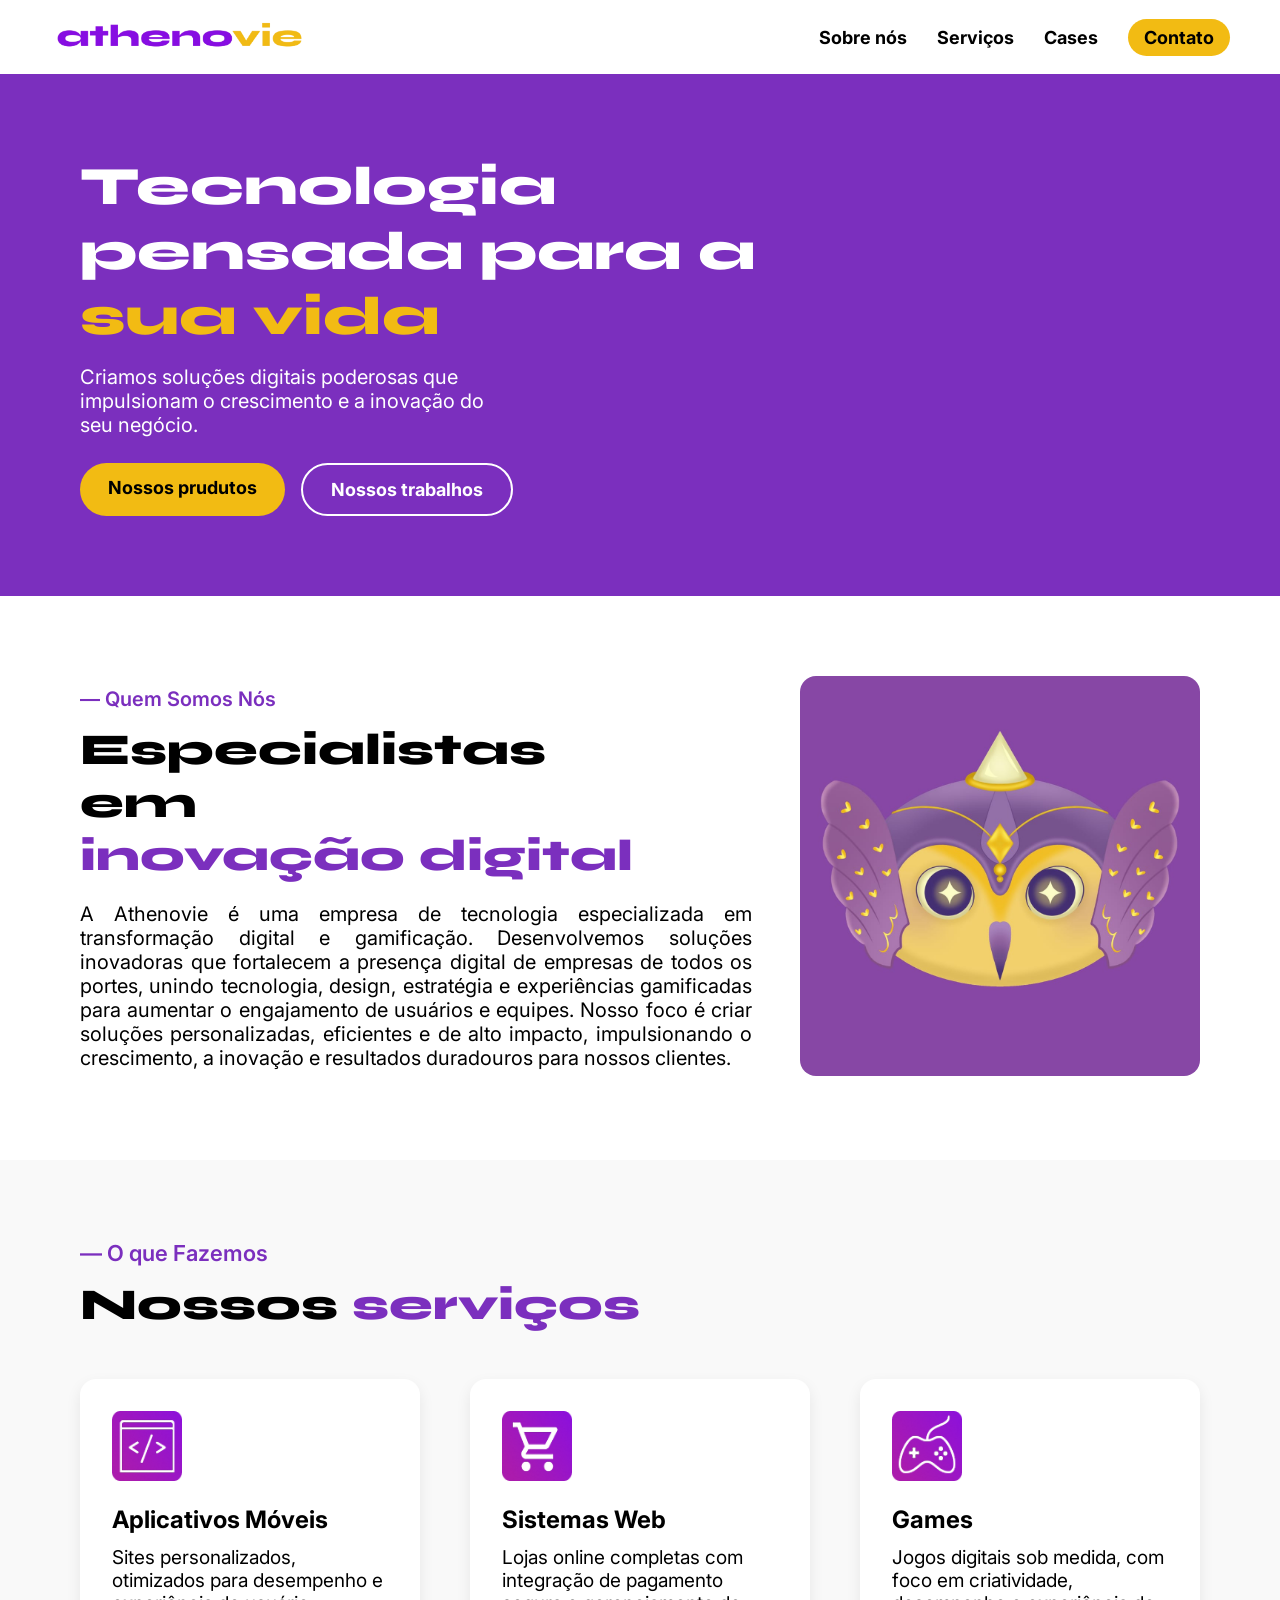
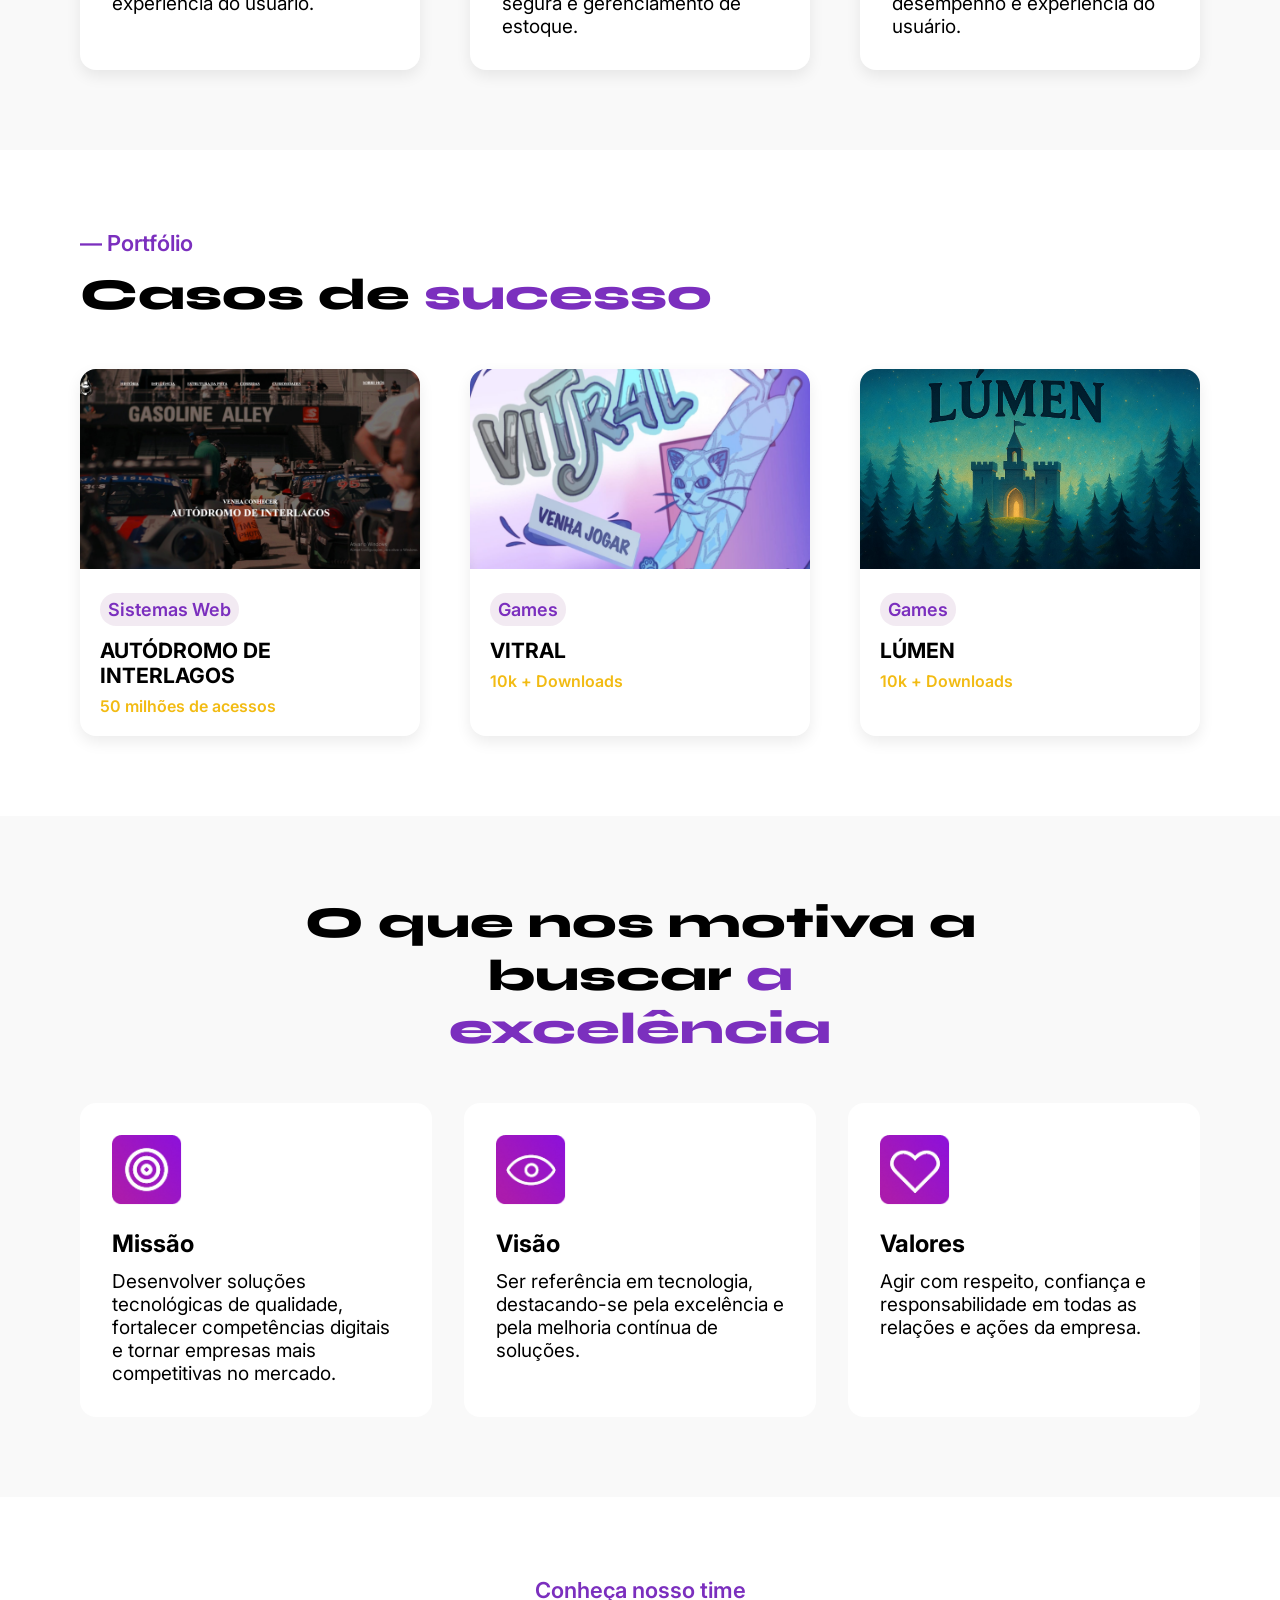
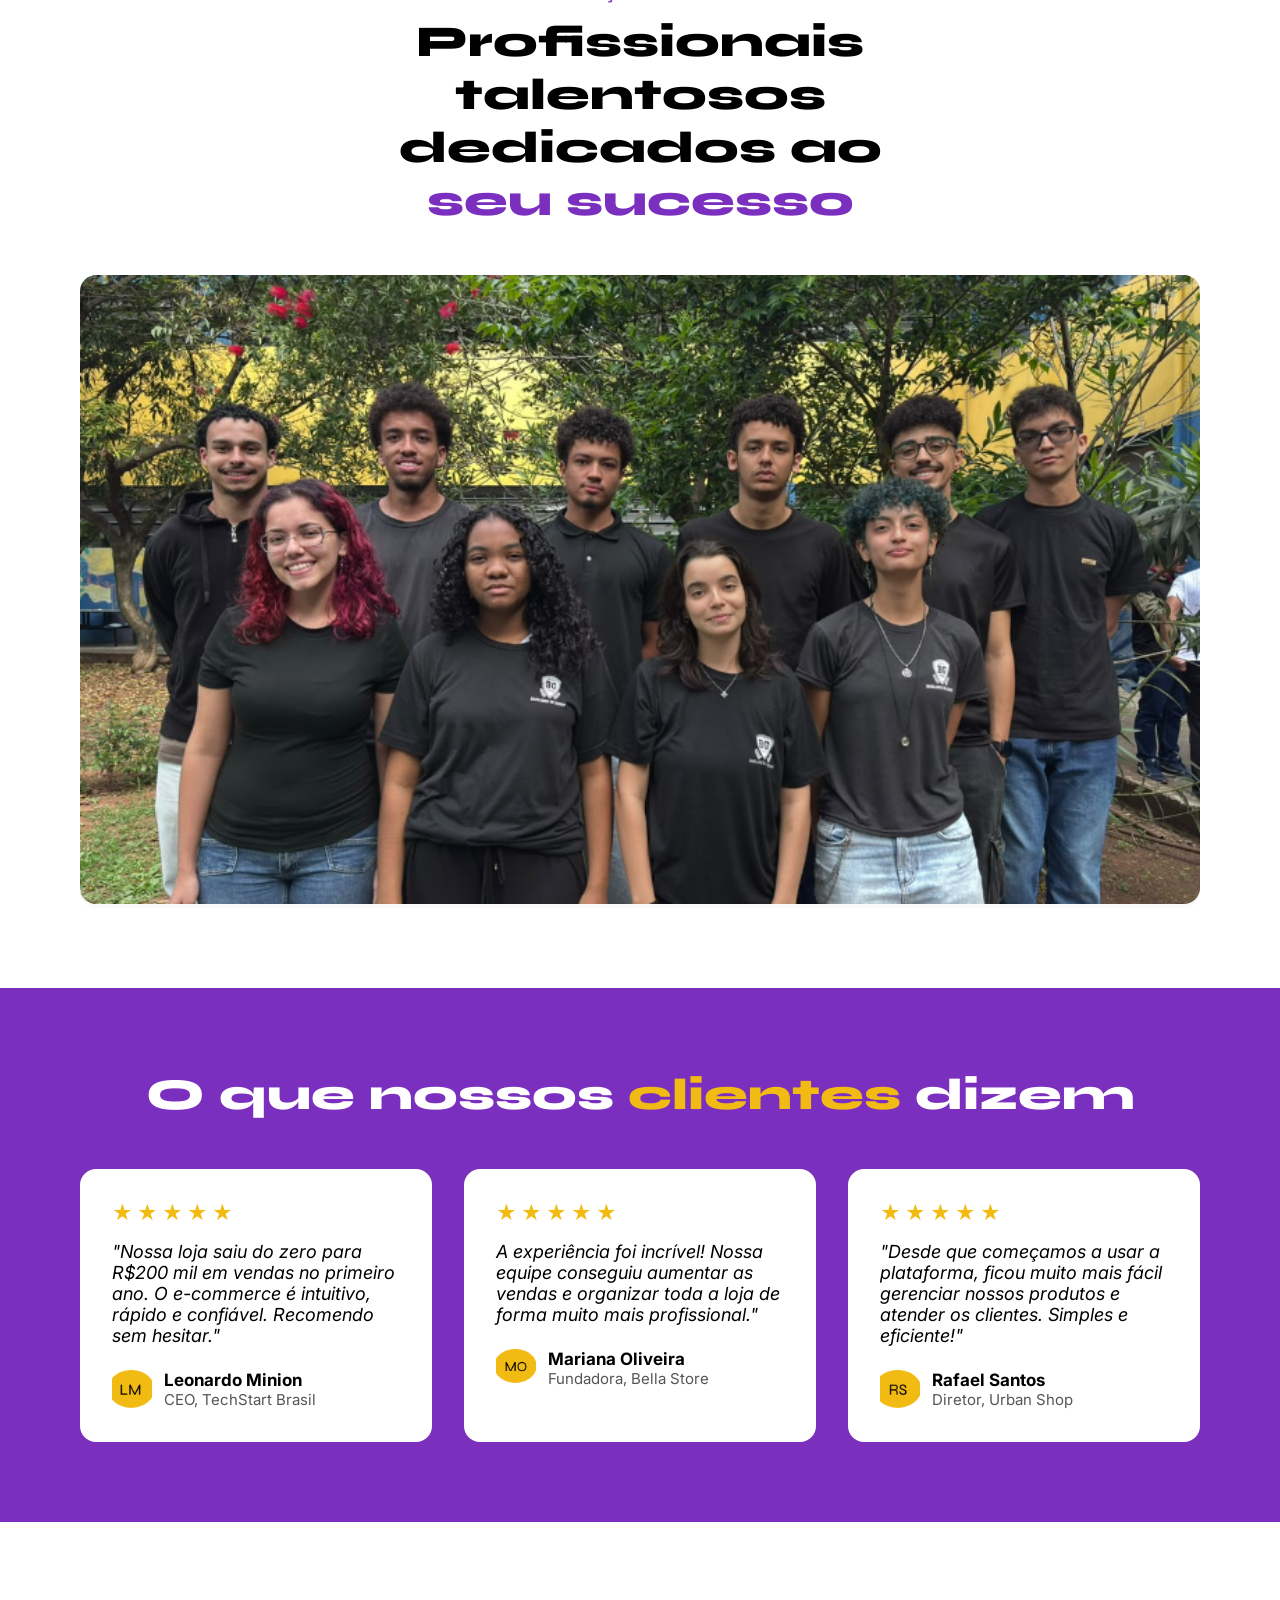
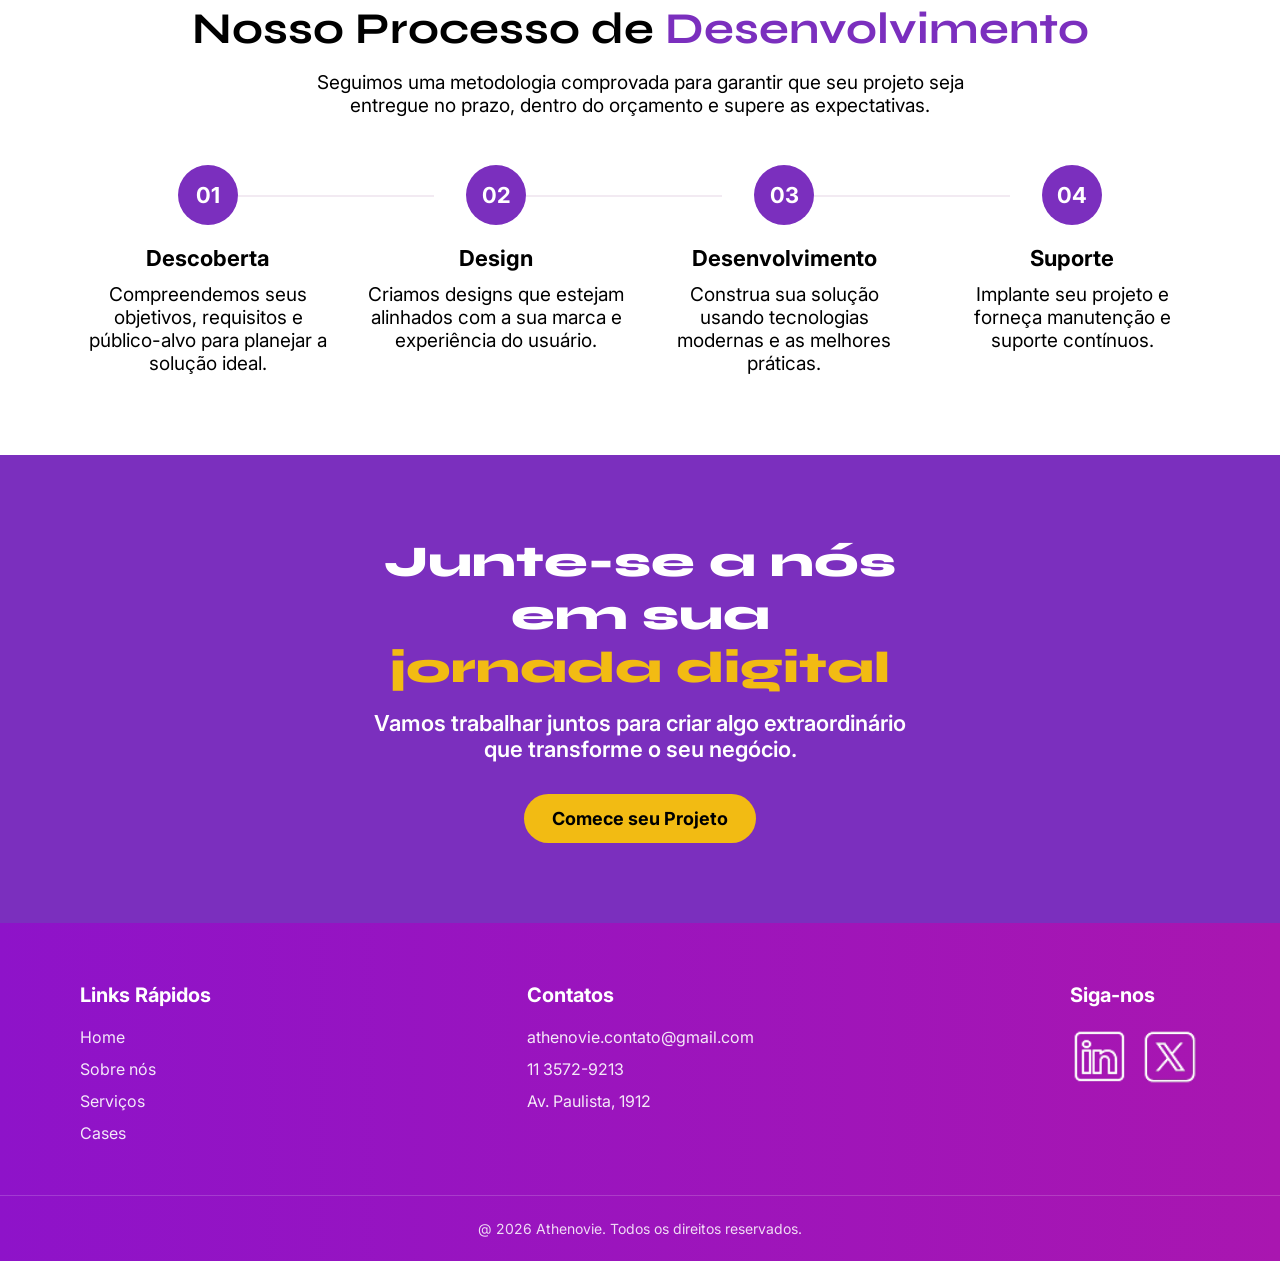
<file: athenovie.html>
<!DOCTYPE html>
<html lang="pt-br">
<head>
    <meta charset="UTF-8">
    <meta name="viewport" content="width=device-width, initial-scale=1.0">
    <link rel="stylesheet" href="./src/css/athenovie.css">
    <title>Athenovie</title>
    <style>
        @import url('https://fonts.googleapis.com/css2?family=Inter:ital,opsz,wght@0,14..32,100..900;1,14..32,100..900&family=Syne:wght@400..800&display=swap');

        body {
            font-family: "Inter", sans-serif;
        }

        h1, h2 {
            font-family: "Syne", sans-serif;
            font-weight: 800;
        }
    </style>
</head>
<body>
    <!-- cabeçalho -->
    <header>
        <div class="logo">
            <img src="./src/assets/img/athenovie.png" alt="Athenovie">
        </div>
        <nav>
            <ul>
                <!-- o <a> é uma tag de link -->
                <li><a href="#sobre">Sobre nós</a></li>
                <li><a href="#servicos">Serviços</a></li>
                <li><a href="#cases">Cases</a></li>
                <li><a class="contato" href="#contato">Contato</a></li>
            </ul>
        </nav>
    </header>

    <!-- hero (primeira seção de destaque da página) -->
    <section id="home" class="hero">
        <div class="container hero-content">
            <!-- span usado para destacar uma parte especifica do paragrafo -->
            <h1>Tecnologia<br>pensada para a<span class="span-amarelo"><br>sua vida</span></h1>
            <p>Criamos soluções digitais poderosas que<br>impulsionam o crescimento e a inovação do<br>seu negócio.</p>
            <div class="hero-buttons">
                <a href="#serviços" class="btn btn-primary">Nossos prudutos</a>
                <a href="#cases" class="btn btn-outline">Nossos trabalhos</a>
            </div>
        </div>
    </section>

    <!-- quem somos nós -->
    <!-- id linkada com a tag <a>, class usada p estilização -->
    <section id="sobre" class="about"> 
        <div class="container about-content">
            <div class="about-text">
                <p class="section-label">— Quem Somos Nós</p>
                <h2>Especialistas<br>em<br><span class="span-roxo">inovação digital</span></h2>
                <p>A Athenovie é uma empresa de tecnologia especializada em transformação digital e gamificação. Desenvolvemos soluções inovadoras que fortalecem a presença digital de empresas de todos os portes, unindo tecnologia, design, estratégia e experiências gamificadas para aumentar o engajamento de usuários e equipes. Nosso foco é criar soluções personalizadas, eficientes e de alto impacto, impulsionando o crescimento, a inovação e resultados duradouros para nossos clientes.</p>
            </div>
            <div class="about-image">
                <img src="./src/assets/img/mascote.jpg" alt="">
            </div>
        </div>
    </section>

    <!-- nossos serviços -->
    <section id="serviços" class="services">
        <div class="container">
            <p class="section-label">— O que Fazemos</p>
            <h2>Nossos <span class="span-roxo">serviços</span></h2>
            <div class="service-grid">
                <div class="service-card">
                    <img src="./src/assets/img/appmoveis.png" alt="Aplicativos Móveis">
                    <h3>Aplicativos Móveis</h3>
                    <p>Sites personalizados, otimizados para desempenho e experiência do usuário.</p>
                </div>
                <div class="service-card">
                    <img src="./src/assets/img/sistemasweb.png" alt="Sistemas Web">
                    <h3>Sistemas Web</h3>
                    <p>Lojas online completas com integração de pagamento segura e gerenciamento de estoque.</p>
                </div>
                <div class="service-card">
                    <img src="./src/assets/img/games.png" alt="Games">
                    <h3>Games</h3>
                    <p>Jogos digitais sob medida, com foco em criatividade, desempenho e experiência do usuário.</p>
                </div>
            </div>
        </div>
    </section>

    <!-- seção portfólio -->
    <section id="case" class="portfolio">
        <div class="container">
            <p class="section-label">— Portfólio</p>
            <h2>Casos de <span class="span-roxo">sucesso</span></h2>
            <div class="portfolio-grid">
                <div class="portfolio-card">
                    <img src="./src/assets/img/autodromo.jpg" alt="">
                    <div class="portfolio-info">
                        <p class="portfolio-cat">Sistemas Web</p>
                        <h3>AUTÓDROMO DE INTERLAGOS</h3>
                        <p class="portfolio-stat">50 milhões de acessos</p>
                    </div>
                </div>
                <div class="portfolio-card">
                    <img src="./src/assets/img/vitral.jpg" alt="">
                    <div class="portfolio-info">
                        <p class="portfolio-cat">Games</p>
                        <h3>VITRAL</h3>
                        <p class="portfolio-stat">10k + Downloads</p>
                    </div>
                </div>
                <div class="portfolio-card">
                    <img src="./src/assets/img/lumen.jpg" alt="">
                    <div class="portfolio-info">
                        <p class="portfolio-cat">Games</p>
                        <h3>LÚMEN</h3>
                        <p class="portfolio-stat">10k + Downloads</p>
                    </div>
                </div>
            </div>
        </div>
    </section>

    <!-- missão, visão e valores -->
    <section class="values">
        <div class="container">
            <h2 class="center">O que nos motiva a<br>buscar <span class="span-roxo">a excelência</span></h2>
            <div class="values-grid">
                <div class="value-card">
                    <img src="./src/assets/img/missao.png" alt="">
                    <h3>Missão</h3>
                    <p>Desenvolver soluções tecnológicas de qualidade, fortalecer competências digitais e tornar empresas mais competitivas no mercado.</p>
                </div>
                <div class="value-card">
                    <img src="./src/assets/img/visao.png" alt="">
                    <h3>Visão</h3>
                    <p>Ser referência em tecnologia, destacando-se pela excelência e pela melhoria contínua de soluções.</p>
                </div>
                <div class="value-card">
                    <img src="./src/assets/img/valores.png" alt="">
                    <h3>Valores</h3>
                    <p>Agir com respeito, confiança e responsabilidade em todas as relações e ações da empresa.</p>
                </div>
            </div>
        </div>
    </section>

    <!-- conheça nosso time -->
    <section class="team">
        <div class="container">
            <p class="section-label center">Conheça nosso time</p>
            <h2 class="center">Profissionais<br>talentosos<br>dedicados ao<br><span class="span-roxo">seu sucesso</span></h2>
            <div class="team-image">
                <img src="./src/assets/img/equipeAthenovie.png" alt="">
            </div>
        </div>
    </section>

    <!-- depoimentos -->
    <section class="depoimentos">
        <div class="container">
            <h2 class="center">O que nossos <span class="span-amarelo">clientes </span>dizem</h2>
            <div class="depoimentos-grid">
                <div class="depoimentos-card">
                    <p class="stars">★★★★★</p>
                    <p class="quote">"Nossa loja saiu do zero para R$200 mil em vendas no primeiro ano. O e-commerce é intuitivo, rápido e confiável. Recomendo sem hesitar."</p>
                    <div class="autor-depoimento">
                        <img src="./src/assets/img/LM.png" alt="">
                        <div class="autor-info">
                            <p class="autor-name">Leonardo Minion</p>
                            <p class="autor-role">CEO, TechStart Brasil</p>
                        </div>
                    </div>
                </div>
                <div class="depoimentos-card">
                    <p class="stars">★★★★★</p>
                    <p class="quote">A experiência foi incrível! Nossa equipe conseguiu aumentar as vendas e organizar toda a loja de forma muito mais profissional."</p>
                    <div class="autor-depoimento">
                        <img src="./src/assets/img/MO.png" alt="">
                        <div class="autor-info">
                            <p class="autor-name">Mariana Oliveira</p>
                            <p class="autor-role">Fundadora, Bella Store</p>
                        </div>
                    </div>
                </div>
                <div class="depoimentos-card">
                    <p class="stars">★★★★★</p>
                    <p class="quote">"Desde que começamos a usar a plataforma, ficou muito mais fácil gerenciar nossos produtos e atender os clientes. Simples e eficiente!"</p>
                    <div class="autor-depoimento">
                        <img src="./src/assets/img/RS.png" alt="">
                        <div class="autor-info">
                            <p class="autor-name">Rafael Santos</p>
                            <p class="autor-role">Diretor, Urban Shop</p>
                        </div>
                    </div>
                </div>
            </div>
        </div>
    </section>

    <!-- processo de desenvolvimento -->
    <section class="process">
        <div class="container">
            <h2 class="center">Nosso Processo de <span class="span-roxo">Desenvolvimento</span></h2>
            <p class="center process-text">Seguimos uma metodologia comprovada para garantir que seu projeto seja entregue no prazo, dentro do orçamento e supere as expectativas.</p>
            <div class="process-grid">
                <div class="process-card">
                    <div class="process-number">01</div>
                    <h3>Descoberta</h3>
                    <p>Compreendemos seus objetivos, requisitos e público-alvo para planejar a solução ideal.</p>
                </div>
                <div class="process-card">
                    <div class="process-number">02</div>
                    <h3>Design</h3>
                    <p>Criamos designs que estejam alinhados com a sua marca e experiência do usuário.</p>
                </div>
                <div class="process-card">
                    <div class="process-number">03</div>
                    <h3>Desenvolvimento</h3>
                    <p>Construa sua solução usando tecnologias modernas e as melhores práticas.</p>
                </div>
                <div class="process-card">
                    <div class="process-number">04</div>
                    <h3>Suporte</h3>
                    <p>Implante seu projeto e forneça manutenção e suporte contínuos.</p>
                </div>
            </div>
        </div>
    </section>

    <!-- chamada para ação -->
    <section class="cta">
        <div class="container">
            <h2>Junte-se a nós<br>em sua<br><span class="span-amarelo">jornada digital</span></h2>
            <p>Vamos trabalhar juntos para criar algo extraordinário<br>que transforme o seu negócio.</p>
            <a href="#contato" class="btn btn-primary">Comece seu Projeto</a>
        </div>
    </section>

    <!-- rodapé -->
    <footer id="contato" class="footer">
        <div class="container footer-content">
            <div class="footer-col">
                <h4>Links Rápidos</h4>
                <a href="#home">Home</a>
                <a href="#sobre">Sobre nós</a>
                <a href="#servicos">Serviços</a>
                <a href="cases">Cases</a>
            </div>
            <div class="footer-col">
                <h4>Contatos</h4>
                <p>athenovie.contato@gmail.com</p>
                <p>11 3572-9213</p>
                <p>Av. Paulista, 1912</p>
            </div>
            <div class="footer-col">
                <h4>Siga-nos</h4>
                <div class="social-icons">
                    <img src="./src/assets/img/linkedin.png" alt="">
                    <img src="./src/assets/img/twitter.png" alt="">
                </div>
            </div>
        </div>
        <p class="copyright">@ 2026 Athenovie. Todos os direitos reservados.</p>
    </footer>
</body>
</html>
</file>
<file: src/css/athenovie.css>
:root {
    --preto: black;
    --branco: white;
    --amarelo: #f2bb13;
    --roxo: #7B2FBE;
    --roxo-claro: #b389b42d;
    --cinza: #F9F9F9;
}

* {
    margin: 0;
    padding: 0;
    box-sizing: border-box;
}

.container {
    width: 100%;
    max-width: 1500px;
    margin: 0 auto;
    padding: 0 80px;
}

a {
    text-decoration: none;
}

.center {
    text-align: center;
    margin-left: auto;
    margin-right: auto;
}

h1, h2, h3 {
    font-weight: 700;
}

.span-roxo {
    color: var(--roxo);
}

.span-amarelo {
    color: var(--amarelo);
}

.section-label {
    color: var(--roxo);
    font-weight: 600;
    font-size: 22px;
    margin-bottom: 12px;
}

.btn {
    display: inline-block;
    padding: 14px 28px;
    border-radius: 30px;
    font-weight: 700;
    font-size: 18px;
}

.btn-primary {
    background-color: var(--amarelo);
    color: var(--preto);
}

.btn-outline {
    background-color: transparent;
    color: var(--branco);
    border: 2px solid var(--branco);
}

/* ----- SEÇÃO HEADER ----- */

header {
    display: flex;
    justify-content: space-between;
    align-items: center;
    width: 100%;
    padding: 5px 50px;
}

.logo img {
    height: 60px;
}

nav ul {
    display: flex;
    align-items: center;
    gap: 30px;
    list-style: none;
    margin: 0;
    padding: 0;
}

nav a {
    text-decoration: none;
    color: black;
    font-weight: 700;
    font-size: 18px;
}

nav .contato {
    background-color: var(--amarelo);
    border-radius: 30px;
    padding: 8px 16px;
}

/* ----- SEÇÃO HERO ----- */

.hero {
    background-color: var(--roxo);
    padding: 80px 0;
    text-align: left;
}

.hero-content h1 {
    font-size: 54px;
    color: var(--branco);
    max-width: 700px;
    margin: 0 0 16px 0;
}

.hero-content p {
    font-size: 20px;
    color: var(--branco);
    max-width: 550px;
    margin: 0 0 26px 0;
}

.hero-buttons {
    display: flex;
    gap: 16px;
    flex-wrap: wrap;
}

/* ----- SEÇÃO QUEM SOMOS NÓS ----- */

.about {
    background-color: var(--branco);
    padding: 80px 0;
}

.about-content {
    display: flex;
    align-items: center;
    gap: 48px;
}

.about-text {
    flex: 1;
}

.about-text h2 {
    font-size: 44px;
    margin-bottom: 20px;
}

.about-text p {
    text-align: justify;
    font-size: 20px;
}

.about-image img {
    width: 400px;
    border-radius: 16px;
    margin: 0 auto;
}

/* ----- SEÇÃO SERVIÇOS ----- */

.services {
    background-color: var(--cinza);
    padding: 80px 0;
}

.services h2 {
    font-size: 44px;
    margin-bottom: 48px;
}

.service-grid {
    display: flex;
    gap: 50px;
}

.service-card {
    background-color: var(--branco);
    border-radius: 16px;
    padding: 32px;
    width: 100%;
    box-shadow: 0 6px 15px rgba(0, 0, 0, 0.08);
}

.service-card img {
    width: 70px;
    height: 70px;
    margin: 0 auto 20px;
}

.service-card h3 {
    margin-bottom: 12px;
    font-size: 24px;
}

.service-card p {
    color: var(--preto);
    font-size: 19px;
}

/* ----- SEÇÃO PORTFÓLIO ----- */

.portfolio {
    background-color: var(--branco);
    padding: 80px 0;
}

.portfolio h2 {
    font-size: 44px;
    margin-bottom: 48px;
}

.portfolio-grid {
    display: flex;
    gap: 50px;
    justify-content: center;
}

.portfolio-card {
    border-radius: 16px;
    box-shadow: 0 6px 15px rgba(0, 0, 0, 0.08);
    width: 100%;
}

.portfolio-card img {
    width: 100%;
    height: 200px;
    object-fit: cover;
    border-radius: 16px 16px 0px 0px;
}

.portfolio-info {
    padding: 20px;
}

.portfolio-cat {
    color: var(--roxo);
    background-color: var(--roxo-claro);
    font-weight: 600;
    font-size: 18px;
    margin-bottom: 12px;
    display: inline-block;
    padding: 6px 8px;
    border-radius: 16px;
}

.portfolio-info h3 {
    margin-bottom: 8px;
    font-size: 21px;
}

.portfolio-stat {
    color: var(--amarelo);
    font-size: 16px;
    font-weight: 600;
}

/* ----- SEÇÃO MISSÃO, VISÃO E VALORES ----- */

.values {
    background-color: var(--cinza);
    padding: 80px 0;
}

.values h2 {
    font-size: 44px;
    max-width: 700px;
    margin: 0 auto 48px;
}

.values-grid {
    display: flex;
    gap: 32px;
}

.value-card {
    background-color: var(--branco);
    border-radius: 16px;
    padding: 32px;
    text-align: left;
    width: 100%;
}

.value-card img {
    width: 70px;
    height: 70px;
    margin: 0 auto 20px;
}

.value-card h3 {
    margin-bottom: 12px;
    font-size: 24px;
}

.value-card p {
    font-size: 19px;
}

/* ----- SEÇÃO CONHEÇA NOSSO TIME ----- */

.team {
    background-color: var(--branco);
    padding: 80px 0;
    text-align: center;
}

.team h2 {
    font-size: 44px;
    max-width: 700px;
    margin: 0 auto;
}

.team-image {
    margin-top: 48px;
    min-height: 350px;
    border-radius: 16px;
    background-color: var(--cinza);
}

.team-image img {
    width: 100%;
    height: 100%;
    object-fit: cover;
    border-radius: 16px;
    background-color: var(--cinza);
}

/* ----- SEÇÃO DEPOIMENTOS ----- */

.depoimentos {
    background-color: var(--roxo);
    padding: 80px 0;
    text-align: center;
}

.depoimentos h2 {
    color: var(--branco);
    font-size: 44px;
    margin-bottom: 48px;
}

.depoimentos-grid {
    display: flex;
    gap: 32px;
}

.depoimentos-card {
    background-color: var(--branco);
    border-radius: 16px;
    padding: 32px;
    text-align: left;
    width: 100%;
}

.stars {
    color: var(--amarelo);
    font-size: 20px;
    letter-spacing: 4px;
    margin-bottom: 16px;
}

.quote {
    font-size: 18px;
    font-style: italic;
    color: var(--preto);
    margin-bottom: 24px;
}

.autor-depoimento {
    display: flex;
    align-items: center;
    gap: 12px;
}

.autor-depoimento img {
    width: 40px;
    height: 40px;
    object-fit: cover;
}

.autor-name {
    font-weight: 700;
    font-size: 17px;
}

.autor-role {
    font-size: 15px;
    color: #555555;
}

/* ----- SEÇÃO PROCESSO DE DESENVOLVIMENTO ----- */

.process {
    background-color: var(--branco);
    padding: 80px 0;
    text-align: center;
}

.process h2 {
    font-size: 44px;
    margin-bottom: 16px;
    font-weight: 700;
}

.process-text {
    font-size: 19px;
    color: var(--preto);
    max-width: 700px;
    margin: 0 auto 48px;
}

.process-grid {
    display: flex;
    gap: 32px;
}

.process-card {
    flex: 1;
    position: relative;
}

.process-card:not(:last-child)::after {
    content: '';
    position: absolute;
    top: 30px;
    left: calc(50% + 30px);
    width: calc(100% - 60px);
    height: 2px;
    background-color: var(--roxo-claro);
    z-index: 1;
}

.process-number {
    position: relative;
    z-index: 2;
    width: 60px;
    height: 60px;
    margin: 0 auto 20px;
    background-color: var(--roxo);
    color: var(--branco);
    border-radius: 50%;
    display: flex;
    align-items: center;
    justify-content: center;
    font-size: 22px;
    font-weight: 700;
}

.process-card h3 {
    font-size: 22px;
    margin-bottom: 12px;
}

.process-card p {
    font-size: 19px;
    color: var(--preto);
}

/* ----- SEÇÃO CHAMADA PARA AÇÃO (CTA) ----- */
.cta {
    background-color: var(--roxo);
    padding: 80px 0;
    text-align: center;
}

.cta h2 {
    color: var(--branco);
    font-size: 44px;
    margin-bottom: 16px;
}

.cta p {
    color: var(--branco);
    font-size: 22px;
    font-weight: 600;
    margin-bottom: 32px;
}

/* ----- SEÇÃO RODAPÉ ----- */

.footer {
    background: linear-gradient(90deg, #8e13c9, #a916b0);
    color: var(--branco);
    padding: 60px 0 24px;
}

.footer-content {
    display: flex;
    justify-content: space-between;
    gap: 32px;
    margin-bottom: 40px;
}

.footer-col h4 {
    font-size: 20px;
    margin-bottom: 20px;
}

.footer-col a,
.footer-col p {
    display: block;
    color: var(--branco);
    font-size: 16px;
    margin-bottom: 12px;
    opacity: 0.9;
}

.social-icons {
    display: flex;
    gap: 10px;
}

.social-icons img {
    width: 60px;
    height: 60px;
}

.copyright {
    text-align: center;
    font-size: 14px;
    padding-top: 24px;
    border-top: 1px solid rgba(255, 255, 255, 0.2);
    opacity: 0.85;
}
</file>
